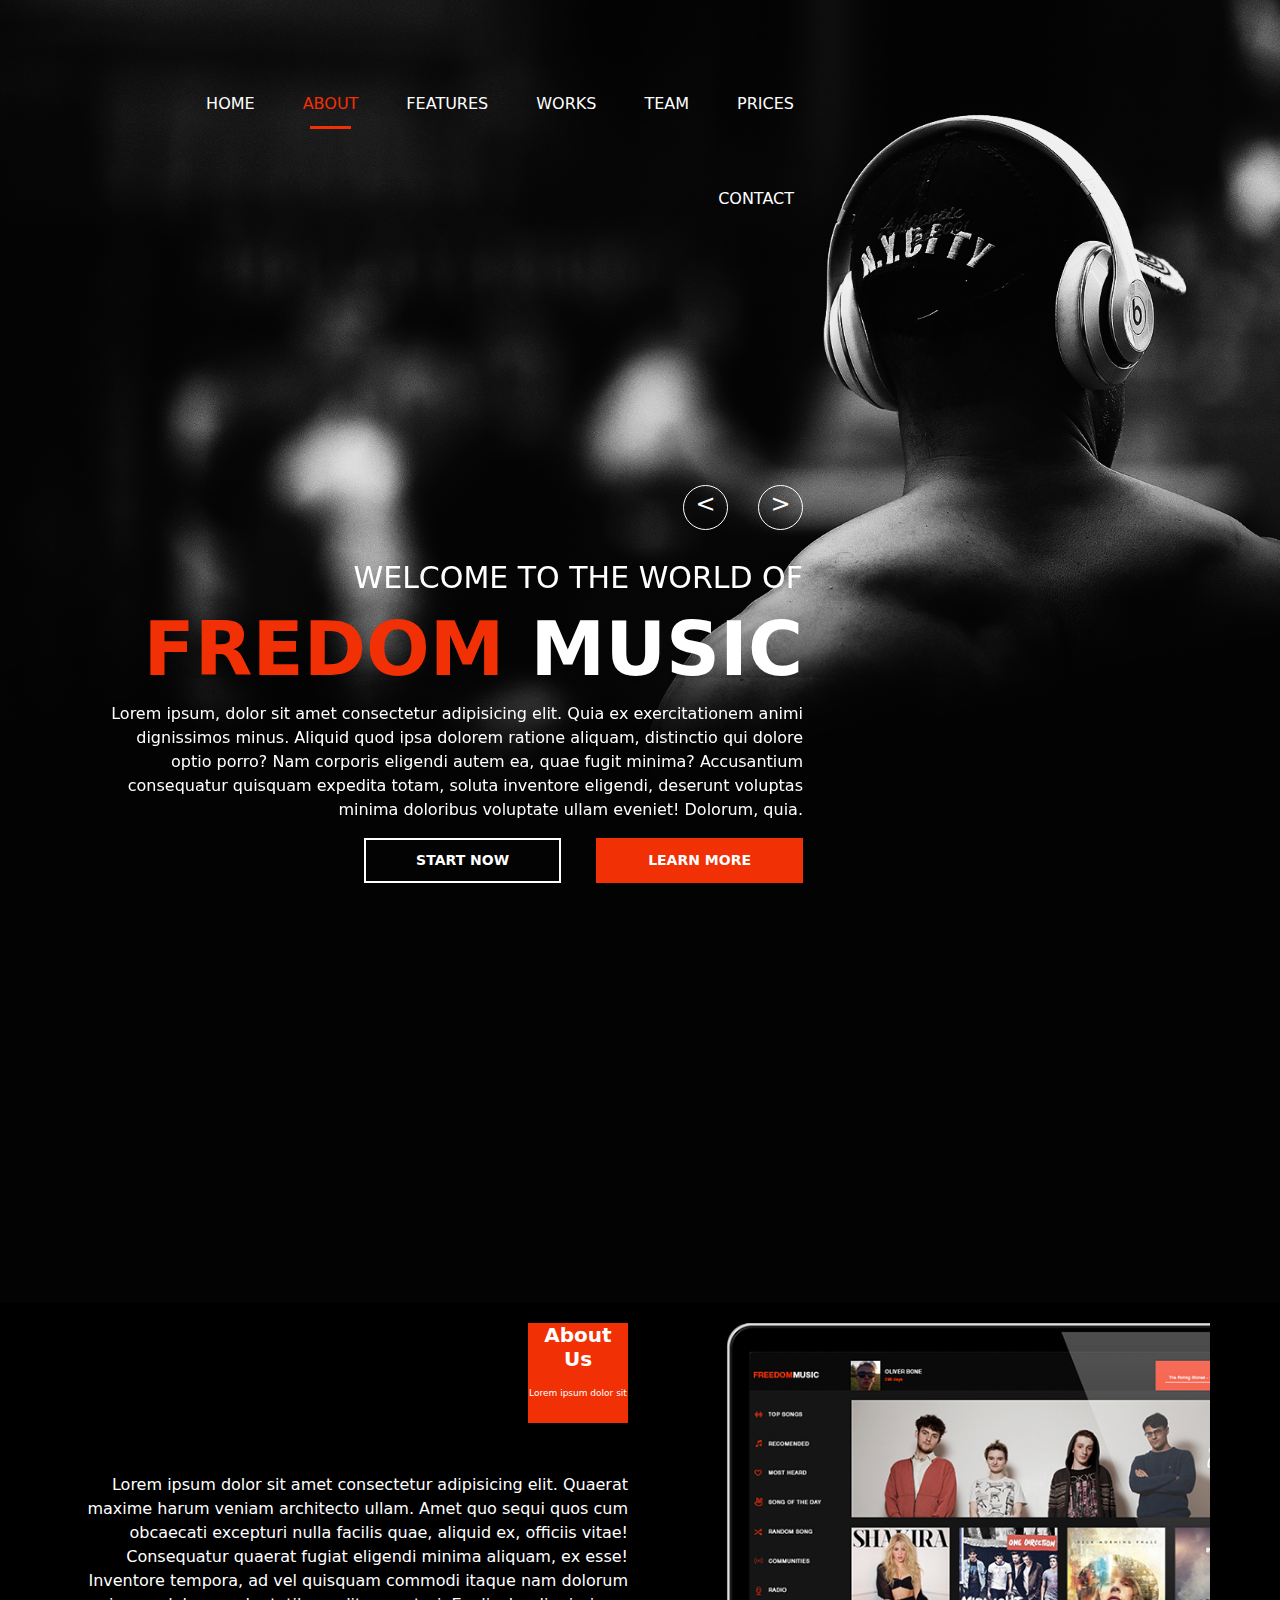
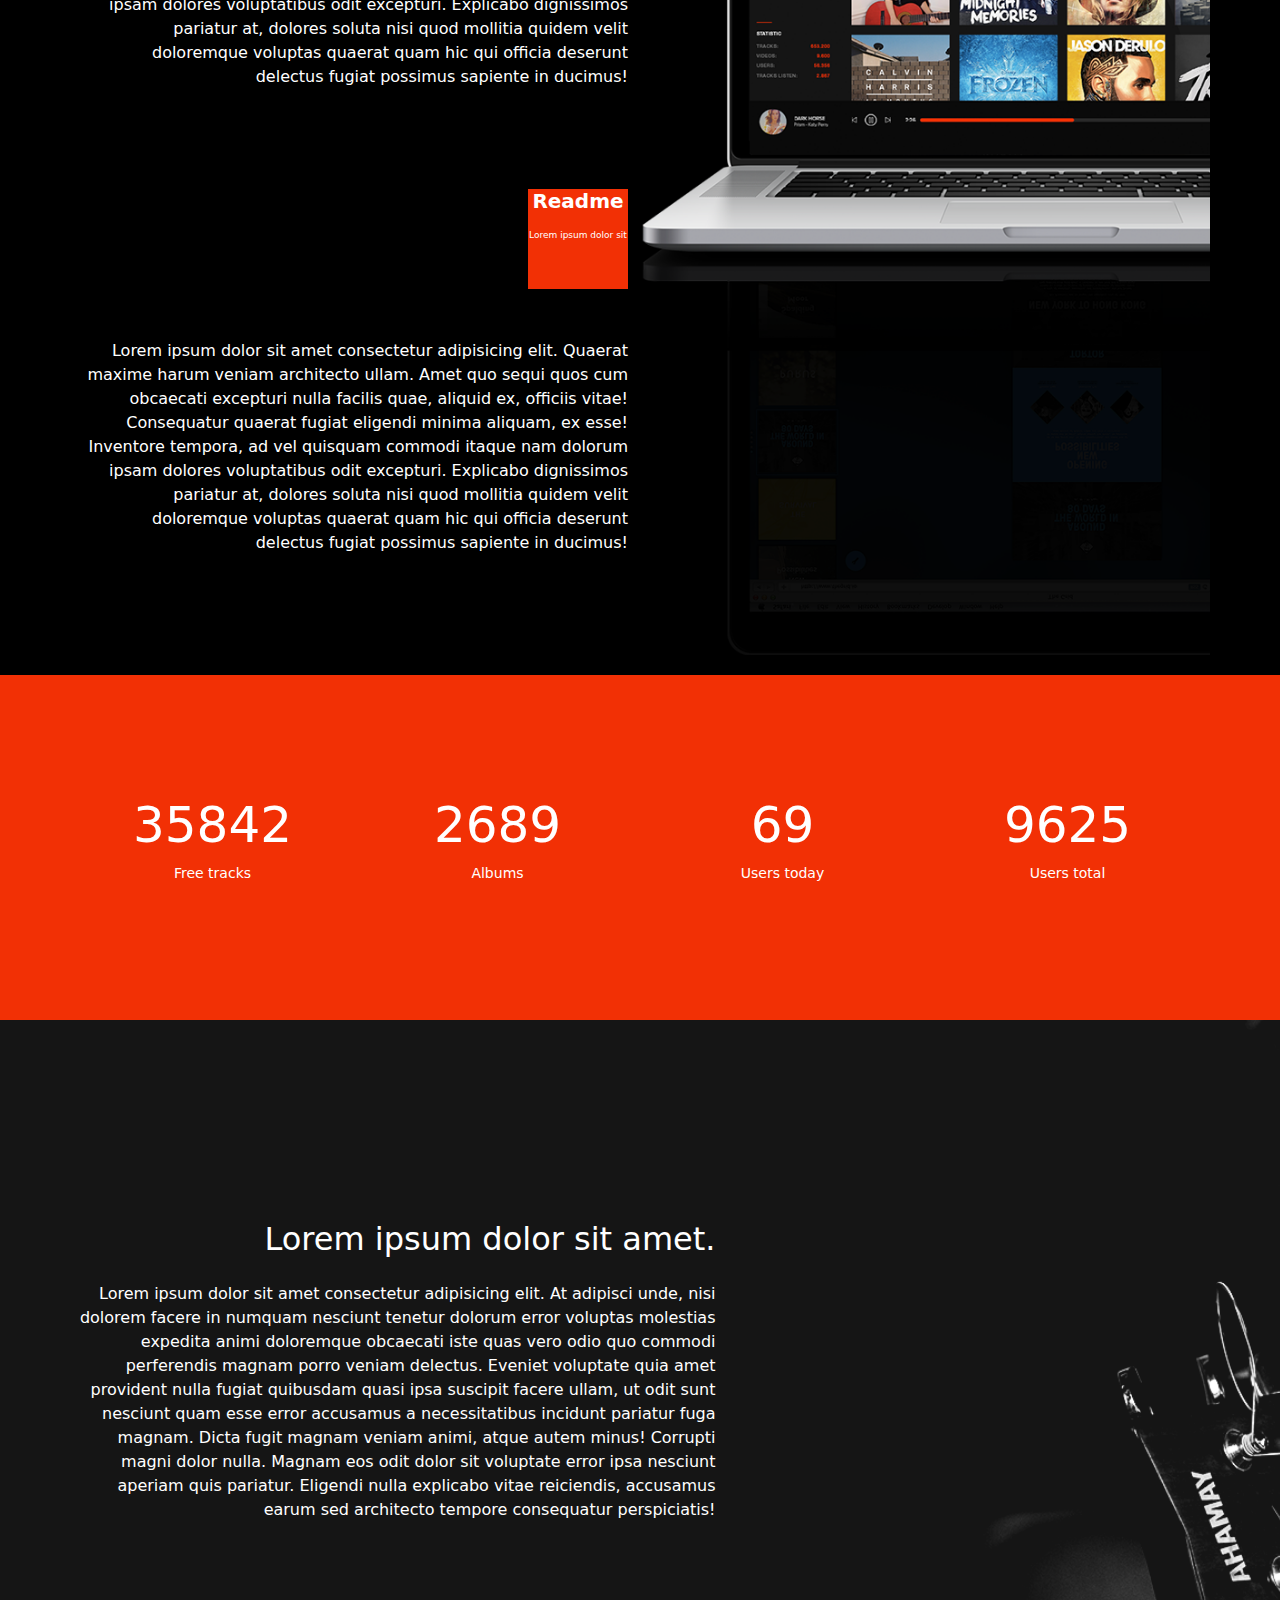
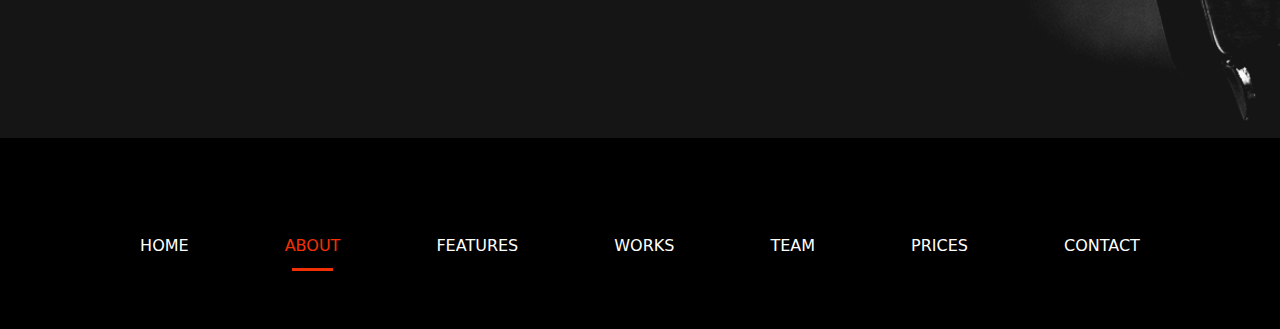
<file: index.html>
<!DOCTYPE html>
<html lang="en">
<head>
    <meta charset="UTF-8">
    <meta http-equiv="X-UA-Compatible" content="IE=edge">
    <meta name="viewport" content="width=device-width, initial-scale=1.0">
    <!-- <link rel="stylesheet" href="/font-awesome-4.7.0/css/font-awesome.min.css"> -->
    <link rel="stylesheet" href="css/fontello.css">
    <link rel="stylesheet" href="css/bootstrap.min.css">
    <link rel="stylesheet" href="css/style.css">
    <title>World Music</title>
</head>
<body>
    <header>
        <div class="container">
            <div class="row align-items-center">
                <div class="col-xl-8 col-lg-12">
                    <ul class="nav text-uppercase justify-content-end mt-5">
                        <li class="nav-item">
                          <a class="nav-link p-4" aria-current="page" href="#">Home</a>
                        </li>
                        <li class="nav-item">
                          <a class="nav-link active p-4" href="#">About</a>
                        </li>
                        <li class="nav-item">
                          <a class="nav-link p-4" href="#">Features</a>
                        </li>
                        <li class="nav-item">
                          <a class="nav-link p-4" href="#">Works</a>
                        </li>
                        <li class="nav-item">
                            <a class="nav-link p-4" href="#">Team</a>
                        </li>
                        <li class="nav-item">
                            <a class="nav-link p-4" href="#">Prices</a>
                        </li>
                        <li class="nav-item">
                            <a class="nav-link p-4" href="#">Contact</a>
                        </li>
                      </ul>
                </div>
                <a class="btn btn-primary menu-button d-sm-block d-lg-none" data-bs-toggle="offcanvas" href="#offcanvasExample" role="button" aria-controls="offcanvasExample">
                  <i class="icon-menu" aria-hidden="true"></i>
                </a>
                <div class="offcanvas offcanvas-start" tabindex="-1" id="offcanvasExample" aria-labelledby="offcanvasExampleLabel">
                  <div class="offcanvas-header">
                    <h4>Menu</h4>
                    <button type="button" class="btn-close btn-close-white" data-bs-dismiss="offcanvas" aria-label="Close"></button>
                  </div>
                  <div class="offcanvas-body">
                    <div class="list-group text-center align-items-center">
                      <a href="#" class="list-group-item list-group-item-action active">Home</a>
                      <a href="#" class="list-group-item list-group-item-action">About</a>
                      <a href="#" class="list-group-item list-group-item-action">Features</a>
                      <a href="#" class="list-group-item list-group-item-action">Works</a>
                      <a href="#" class="list-group-item list-group-item-action">Team</a>
                      <a href="#" class="list-group-item list-group-item-action">Prices</a>
                      <a href="#" class="list-group-item list-group-item-action">Contact</a>
                    </div>
                  </div>
                </div>
            </div>
            <div class="row">
              <div class="col-xl-8 col-lg-12">
                <div class="slider-button d-md-none d-xl-block d-lg-block d-md-none d-sm-none d-xs-none">
                  <a href="#" role="button" data-bs-target="#carouselExampleControls" data-bs-slide="next">></a>
                  <a href="#" role="button" data-bs-target="#carouselExampleControls" data-bs-slide="prev"><</a>
                </div>
              
                <div id="carouselExampleControls" class="carousel slide text-end" data-bs-ride="carousel" data-bs-touch="true">
                  <div class="carousel-inner">
                    <div class="carousel-item active">
                      <h2>Welcome to the world of</h2>
                      <h1><span>Fredom</span> music</h1>
                      <p>Lorem ipsum, dolor sit amet consectetur adipisicing elit. Quia ex exercitationem animi dignissimos minus. Aliquid quod ipsa dolorem ratione aliquam, distinctio qui dolore optio porro? Nam corporis eligendi autem ea, quae fugit minima? Accusantium consequatur quisquam expedita totam, soluta inventore eligendi, deserunt voluptas minima doloribus voluptate ullam eveniet! Dolorum, quia.</p>
                    </div>
                    <div class="carousel-item">
                      <h2>Welcome to the world of</h2>
                      <h1><span>Fredom</span> music</h1>
                      <p>Lorem ipsum, dolor sit amet consectetur adipisicing elit. Quia ex exercitationem animi dignissimos minus. Aliquid quod ipsa dolorem ratione aliquam, distinctio qui dolore optio porro? Nam corporis eligendi autem ea, quae fugit minima? Accusantium consequatur quisquam expedita totam, soluta inventore eligendi, deserunt voluptas minima doloribus voluptate ullam eveniet! Dolorum, quia.</p>
                    </div>
                  </div>
                </div>
                <div class="start-learn">
                  <a href="#footer" class="btn carousel-button learn-more btn-lg text-uppercase">Learn more</a>
                  <a href="#footer" class="btn carousel-button start btn-lg text-uppercase">Start now</a>
                </div>
              </div>
            </div>
        </div>
    </header>
    <section class="main-content">
      <div class="container">
        <div class="row">
          <div class="col-lg-6 col-sm-12 text-end">
            <div class="red-link text-center">
              <h3>About Us</h3>
              <p>Lorem ipsum dolor sit</p>
            </div>
            <p>Lorem ipsum dolor sit amet consectetur adipisicing elit. Quaerat maxime harum veniam architecto ullam. Amet quo sequi quos cum obcaecati excepturi nulla facilis quae, aliquid ex, officiis vitae! Consequatur quaerat fugiat eligendi minima aliquam, ex esse! Inventore tempora, ad vel quisquam commodi itaque nam dolorum ipsam dolores voluptatibus odit excepturi. Explicabo dignissimos pariatur at, dolores soluta nisi quod mollitia quidem velit doloremque voluptas quaerat quam hic qui officia deserunt delectus fugiat possimus sapiente in ducimus!</p>
            <div class="red-link text-center">
              <h3>Readme</h3>
              <p>Lorem ipsum dolor sit</p>
            </div>
            <p>Lorem ipsum dolor sit amet consectetur adipisicing elit. Quaerat maxime harum veniam architecto ullam. Amet quo sequi quos cum obcaecati excepturi nulla facilis quae, aliquid ex, officiis vitae! Consequatur quaerat fugiat eligendi minima aliquam, ex esse! Inventore tempora, ad vel quisquam commodi itaque nam dolorum ipsam dolores voluptatibus odit excepturi. Explicabo dignissimos pariatur at, dolores soluta nisi quod mollitia quidem velit doloremque voluptas quaerat quam hic qui officia deserunt delectus fugiat possimus sapiente in ducimus!</p>
          </div>
          <div class="col-lg-6 col-sm-12 laptop">
            <!-- <img src="files/Laptop-copy.png" class="img-fluid notebook" alt=""> -->
          </div>
        </div>
      </div>
    </section>
    <section class="statistics">
      <div class="container">
        <div class="row align-items-center">
            <div class="col-lg-3 col-md-6 col-sm-12 text-center info">
              <h1>35842</h1>
              <p>Free tracks</p>
            </div>
            <div class="col-lg-3 col-md-6 col-sm-12 text-center info">
              <h1>2689</h1>
              <p>Albums</p>
            </div>
            <div class="col-lg-3 col-md-6 col-sm-12 text-center info">
              <h1>69</h1>
              <p>Users today</p>
            </div>
            <div class="col-lg-3 col-md-6 col-sm-12 text-center info">
              <h1>9625</h1>
              <p>Users total</p>
            </div>
          </div>
        </div>
      </div>
    </section>
    <section class="addition">
      <div class="container">
        <div class="row">
          <div class="col-xl-7 col-md-12 text-end lorem">
            <h2 class="mb-4">Lorem ipsum dolor sit amet.</h2>
            <p>Lorem ipsum dolor sit amet consectetur adipisicing elit. At adipisci unde, nisi dolorem facere in numquam nesciunt tenetur dolorum error voluptas molestias expedita animi doloremque obcaecati iste quas vero odio quo commodi perferendis magnam porro veniam delectus. Eveniet voluptate quia amet provident nulla fugiat quibusdam quasi ipsa suscipit facere ullam, ut odit sunt nesciunt quam esse error accusamus a necessitatibus incidunt pariatur fuga magnam. Dicta fugit magnam veniam animi, atque autem minus! Corrupti magni dolor nulla. Magnam eos odit dolor sit voluptate error ipsa nesciunt aperiam quis pariatur. Eligendi nulla explicabo vitae reiciendis, accusamus earum sed architecto tempore consequatur perspiciatis!</p>
          </div>
        </div>
      </div>
    </section>
    <footer>
      <div class="container">
        <div class="row align-items-center">
            <div class="col-xl-12 col-md-12">
                <ul class="nav text-uppercase justify-content-center mt-5">
                    <li class="nav-item">
                      <a class="nav-link p-5" aria-current="page" href="#">Home</a>
                    </li>
                    <li class="nav-item">
                      <a class="nav-link active p-5" href="#">About</a>
                    </li>
                    <li class="nav-item">
                      <a class="nav-link p-5" href="#">Features</a>
                    </li>
                    <li class="nav-item">
                      <a class="nav-link p-5" href="#">Works</a>
                    </li>
                    <li class="nav-item">
                        <a class="nav-link p-5" href="#">Team</a>
                    </li>
                    <li class="nav-item">
                        <a class="nav-link p-5" href="#">Prices</a>
                    </li>
                    <li class="nav-item">
                        <a class="nav-link p-5" href="#">Contact</a>
                    </li>
                  </ul>
            </div>

        </div>
      </div>
    </footer>
    
    <script src="js/bootstrap.bundle.min.js"></script>
</body>
</html>
</file>
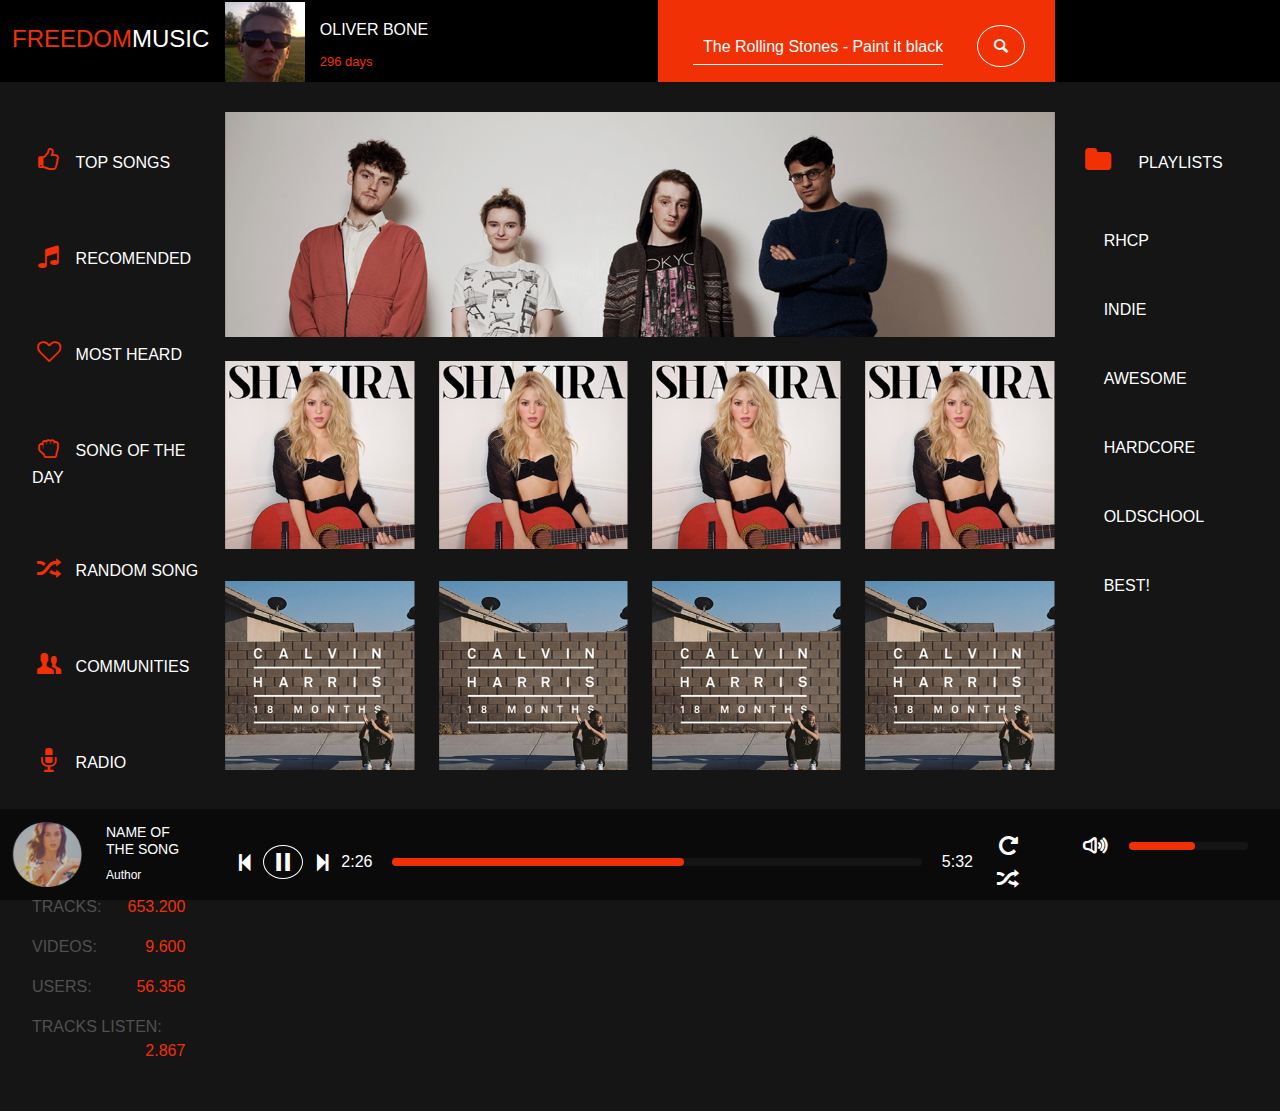
<file: player/index.html>
<!DOCTYPE html>
<html lang="en">
<head>
    <meta charset="UTF-8">
    <meta http-equiv="X-UA-Compatible" content="IE=edge">
    <meta name="viewport" content="width=device-width, initial-scale=1.0">
    <link rel="stylesheet" href="css/fontello.css">
    <link rel="stylesheet" href="css/bootstrap.min.css">
    <link rel="stylesheet" href="css/style.css">
    <title>Freedom Music</title>
</head>
<body>
    <header>
        <div class="container-fluid">
            <div class="row">
                <div class="col-xl-2 col-lg-4 col-sm-4 logo text-uppercase text-center">
                    <a href="#footer"><h4><span>Freedom</span>music</h4></a>
                </div>
                <div class="col-xl-8 col-lg-6 col-sm-8">
                    <div class="account">
                        <img src="files/profile_photo.png" alt="profile_photo" class="img-fluid">
                        <h6 class="d-inline-block">OLIVER BONE</h6>
                    </div>
                    <div class="search">
                        <input type="text" placeholder="The Rolling Stones - Paint it black">
                        <i class="icon-search"></i>
                    </div>
                </div>
            </div>
        </div>
    </header>
    <section class="main">
        <div class="container-fluid">
            <div class="row">
                <div class="col-xl-2 col-lg-2 col-md-2 ">
                    <nav class="left-menu">
                        <ul class="nav flex-column">
                            <li class="nav-item">
                                <a class="nav-link" href="#"><i class="icon-thumbs-up"></i>TOP SONGS</a>
                            </li>
                            <li class="nav-item">
                                <a class="nav-link" href="#"><i class="icon-music"></i>RECOMENDED</a>
                            </li>
                            <li class="nav-item">
                                <a class="nav-link" href="#"><i class="icon-heart-empty"></i>MOST HEARD</a>
                            </li>
                            <li class="nav-item">
                                <a class="nav-link" href="#"><i class="icon-hand-grab-o"></i>SONG OF THE DAY</a>
                            </li>
                            <li class="nav-item">
                                <a class="nav-link" href="#"><i class="icon-shuffle"></i>RANDOM SONG</a>
                            </li>
                            <li class="nav-item">
                                <a class="nav-link" href="#"><i class="icon-users"></i>COMMUNITIES</a>
                            </li>
                            <li class="nav-item">
                                <a class="nav-link" href="#"><i class="icon-mic"></i>RADIO</a>
                            </li>
                          </ul>
                    </nav>
                    <div class="line"></div>
                    <div class="statistics text-uppercase">
                        <h6>statistic</h6>
                        <ul class="list-group">
                            <li class="list-group-item">tracks: <span>653.200</span></li>
                            <li class="list-group-item">videos: <span>9.600</span></li>
                            <li class="list-group-item">users: <span>56.356</span></li>
                            <li class="list-group-item">tracks listen: <span>2.867</span></li>
                          </ul>
                    </div>
                </div>
                <div class="col-xl-8 col-lg-8 col-md-10 col-sm-12">
                    <div class="row">
                        <img src="files/big_banner.png" alt="big_banner" class="img-fluid mb-4">
                    </div>
                    <div class="row">
                        <div class="col-xl-3 col-md-6 col-sm-12 mb-md-3 mb-sm-3 text-center pb-3">
                            <img src="files/Image.png" alt="shakira" class="img-fluid row-img">
                            <div class="black-box">
                                <div class="name">
                                    <h5>Name of the song</h5>
                                    <p>Author</p>
                                </div>
                                <div class="play-btn" data-bs-toggle="modal" data-bs-target="#myModal">
                                    <div class="triangle"></div>
                                </div>
                                <div class="like">
                                    <i class="icon-heart-empty rating-icon"></i>
                                    <i class="icon-heart-empty rating-icon"></i>
                                    <i class="icon-heart-empty rating-icon"></i>
                                    <i class="icon-heart-empty rating-icon"></i>
                                    <i class="icon-heart-empty rating-icon"></i>
                                </div>
                            </div>
                        </div>
                        <div class="col-xl-3 col-md-6 col-sm-12 mb-md-3 mb-sm-3 text-center pb-3">
                            <img src="files/Image.png" alt="shakira" class="img-fluid row-img">
                            <div class="black-box">
                                <div class="name">
                                    <h5>Name of the song</h5>
                                    <p>Author</p>
                                </div>
                                <div class="play-btn" data-bs-toggle="modal" data-bs-target="#myModal">
                                    <div class="triangle"></div>
                                </div>
                                <div class="like">
                                    <i class="icon-heart-empty rating-icon"></i>
                                    <i class="icon-heart-empty rating-icon"></i>
                                    <i class="icon-heart-empty rating-icon"></i>
                                    <i class="icon-heart-empty rating-icon"></i>
                                    <i class="icon-heart-empty rating-icon"></i>
                                </div>
                            </div>
                        </div>
                        <div class="col-xl-3 col-md-6 col-sm-12 mb-md-3 mb-sm-3 text-center pb-3">
                            <img src="files/Image.png" alt="shakira" class="img-fluid row-img">
                            <div class="black-box">
                                <div class="name">
                                    <h5>Name of the song</h5>
                                    <p>Author</p>
                                </div>
                                <div class="play-btn" data-bs-toggle="modal" data-bs-target="#myModal">
                                    <div class="triangle"></div>
                                </div>
                                <div class="like">
                                    <i class="icon-heart-empty rating-icon"></i>
                                    <i class="icon-heart-empty rating-icon"></i>
                                    <i class="icon-heart-empty rating-icon"></i>
                                    <i class="icon-heart-empty rating-icon"></i>
                                    <i class="icon-heart-empty rating-icon"></i>
                                </div>
                            </div>
                        </div>
                        <div class="col-xl-3 col-md-6 col-sm-12 mb-md-3 mb-sm-3 text-center pb-3">
                            <img src="files/Image.png" alt="shakira" class="img-fluid row-img">
                            <div class="black-box">
                                <div class="name">
                                    <h5>Name of the song</h5>
                                    <p>Author</p>
                                </div>
                                <div class="play-btn" data-bs-toggle="modal" data-bs-target="#myModal">
                                    <div class="triangle"></div>
                                </div>
                                <div class="like">
                                    <i class="icon-heart-empty rating-icon"></i>
                                    <i class="icon-heart-empty rating-icon"></i>
                                    <i class="icon-heart-empty rating-icon"></i>
                                    <i class="icon-heart-empty rating-icon"></i>
                                    <i class="icon-heart-empty rating-icon"></i>
                                </div>
                            </div>
                        </div>
                    </div>
                    <div class="row">
                        <div class="col-xl-3 col-md-6 col-sm-12 mb-md-3 mb-sm-3 text-center pb-3">
                            <img src="files/Image2.png" alt="shakira" class="img-fluid row-img">
                            <div class="black-box">
                                <div class="name">
                                    <h5>Name of the song</h5>
                                    <p>Author</p>
                                </div>
                                <div class="play-btn" data-bs-toggle="modal" data-bs-target="#myModal">
                                    <div class="triangle"></div>
                                </div>
                                <div class="like">
                                    <i class="icon-heart-empty rating-icon"></i>
                                    <i class="icon-heart-empty rating-icon"></i>
                                    <i class="icon-heart-empty rating-icon"></i>
                                    <i class="icon-heart-empty rating-icon"></i>
                                    <i class="icon-heart-empty rating-icon"></i>
                                </div>
                            </div>
                        </div>
                        <div class="col-xl-3 col-md-6 col-sm-12 mb-md-3 mb-sm-3 text-center pb-3">
                            <img src="files/Image2.png" alt="shakira" class="img-fluid row-img">
                            <div class="black-box">
                                <div class="name">
                                    <h5>Name of the song</h5>
                                    <p>Author</p>
                                </div>
                                <div class="play-btn" data-bs-toggle="modal" data-bs-target="#myModal">
                                    <div class="triangle"></div>
                                </div>
                                <div class="like">
                                    <i class="icon-heart-empty rating-icon"></i>
                                    <i class="icon-heart-empty rating-icon"></i>
                                    <i class="icon-heart-empty rating-icon"></i>
                                    <i class="icon-heart-empty rating-icon"></i>
                                    <i class="icon-heart-empty rating-icon"></i>
                                </div>
                            </div>
                        </div>
                        <div class="col-xl-3 col-md-6 col-sm-12 mb-md-3 mb-sm-3 text-center pb-3">
                            <img src="files/Image2.png" alt="shakira" class="img-fluid row-img">
                            <div class="black-box">
                                <div class="name">
                                    <h5>Name of the song</h5>
                                    <p>Author</p>
                                </div>
                                <div class="play-btn" data-bs-toggle="modal" data-bs-target="#myModal">
                                    <div class="triangle"></div>
                                </div>
                                <div class="like">
                                    <i class="icon-heart-empty rating-icon"></i>
                                    <i class="icon-heart-empty rating-icon"></i>
                                    <i class="icon-heart-empty rating-icon"></i>
                                    <i class="icon-heart-empty rating-icon"></i>
                                    <i class="icon-heart-empty rating-icon"></i>
                                </div>
                            </div>
                        </div>
                        <div class="col-xl-3 col-md-6 col-sm-12 mb-md-3 mb-sm-3 text-center pb-3">
                            <img src="files/Image2.png" alt="shakira" class="img-fluid row-img">
                            <div class="black-box">
                                <div class="name">
                                    <h5>Name of the song</h5>
                                    <p>Author</p>
                                </div>
                                <div class="play-btn" data-bs-toggle="modal" data-bs-target="#myModal">
                                    <div class="triangle"></div>
                                </div>
                                <div class="like">
                                    <i class="icon-heart-empty rating-icon"></i>
                                    <i class="icon-heart-empty rating-icon"></i>
                                    <i class="icon-heart-empty rating-icon"></i>
                                    <i class="icon-heart-empty rating-icon"></i>
                                    <i class="icon-heart-empty rating-icon"></i>
                                </div>
                            </div>
                        </div>
                    </div>
                </div>
                <div class="col-xl-2 col-lg-2">
                    <h5 class="playlists-head"><i class="icon-folder"></i> <span>PLAYLISTS</span></h5>

                    <div class="accordion accordion-flush" id="accordionFlushExample">
                        <div class="accordion-item">
                          <h2 class="accordion-header" id="flush-headingOne">
                            <button class="accordion-button collapsed" type="button" data-bs-toggle="collapse" data-bs-target="#flush-collapseOne" aria-expanded="false" aria-controls="flush-collapseOne">
                              RHCP  
                            </button>
                          </h2>
                          <div id="flush-collapseOne" class="accordion-collapse collapse" aria-labelledby="flush-headingOne" data-bs-parent="#accordionFlushExample">
                            <div class="accordion-body">
                                <div class="list-group">
                                    <a href="#" class="list-group-item list-group-item-action">RHCP - Californication</a>
                                    <a href="#" class="list-group-item list-group-item-action">A second link item</a>
                                    <a href="#" class="list-group-item list-group-item-action">A third link item</a>
                                    <a href="#" class="list-group-item list-group-item-action">A fourth link item</a>
                                    <a href="#" class="list-group-item list-group-item-action">A disabled link item</a>
                                  </div>
                            </div>
                          </div>
                        </div>
                        <div class="accordion-item">
                          <h2 class="accordion-header" id="flush-headingTwo">
                            <button class="accordion-button collapsed" type="button" data-bs-toggle="collapse" data-bs-target="#flush-collapseTwo" aria-expanded="false" aria-controls="flush-collapseTwo">
                              INDIE
                            </button>
                          </h2>
                          <div id="flush-collapseTwo" class="accordion-collapse collapse" aria-labelledby="flush-headingTwo" data-bs-parent="#accordionFlushExample">
                            <div class="accordion-body">
                                <a href="#" class="list-group-item list-group-item-action">RHCP - Californication</a>
                                <a href="#" class="list-group-item list-group-item-action">A second link item</a>
                                <a href="#" class="list-group-item list-group-item-action">A third link item</a>
                                <a href="#" class="list-group-item list-group-item-action">A fourth link item</a>
                                <a href="#" class="list-group-item list-group-item-action">A disabled link item</a>
                            </div>
                          </div>
                        </div>
                        <div class="accordion-item">
                          <h2 class="accordion-header" id="flush-headingThree">
                            <button class="accordion-button collapsed" type="button" data-bs-toggle="collapse" data-bs-target="#flush-collapseThree" aria-expanded="false" aria-controls="flush-collapseThree">
                              AWESOME
                            </button>
                          </h2>
                          <div id="flush-collapseThree" class="accordion-collapse collapse" aria-labelledby="flush-headingThree" data-bs-parent="#accordionFlushExample">
                            <div class="accordion-body">
                                <a href="#" class="list-group-item list-group-item-action">RHCP - Californication</a>
                                <a href="#" class="list-group-item list-group-item-action">A second link item</a>
                                <a href="#" class="list-group-item list-group-item-action">A third link item</a>
                                <a href="#" class="list-group-item list-group-item-action">A fourth link item</a>
                                <a href="#" class="list-group-item list-group-item-action">A disabled link item</a>
                            </div>
                          </div>
                        </div>
                        <div class="accordion-item">
                            <h2 class="accordion-header" id="flush-headingFour">
                              <button class="accordion-button collapsed" type="button" data-bs-toggle="collapse" data-bs-target="#flush-collapseFour" aria-expanded="false" aria-controls="flush-collapseFour">
                                HARDCORE
                              </button>
                            </h2>
                            <div id="flush-collapseFour" class="accordion-collapse collapse" aria-labelledby="flush-headingFour" data-bs-parent="#accordionFlushExample">
                              <div class="accordion-body">
                                <a href="#" class="list-group-item list-group-item-action">RHCP - Californication</a>
                                <a href="#" class="list-group-item list-group-item-action">A second link item</a>
                                <a href="#" class="list-group-item list-group-item-action">A third link item</a>
                                <a href="#" class="list-group-item list-group-item-action">A fourth link item</a>
                                <a href="#" class="list-group-item list-group-item-action">A disabled link item</a>
                              </div>
                            </div>
                        </div>
                        <div class="accordion-item">
                            <h2 class="accordion-header" id="flush-headingFive">
                              <button class="accordion-button collapsed" type="button" data-bs-toggle="collapse" data-bs-target="#flush-collapseFive" aria-expanded="false" aria-controls="flush-collapseFive">
                                OLDSCHOOL
                              </button>
                            </h2>
                            <div id="flush-collapseFive" class="accordion-collapse collapse" aria-labelledby="flush-headingFive" data-bs-parent="#accordionFlushExample">
                              <div class="accordion-body">
                                <a href="#" class="list-group-item list-group-item-action">RHCP - Californication</a>
                                <a href="#" class="list-group-item list-group-item-action">A second link item</a>
                                <a href="#" class="list-group-item list-group-item-action">A third link item</a>
                                <a href="#" class="list-group-item list-group-item-action">A fourth link item</a>
                                <a href="#" class="list-group-item list-group-item-action">A disabled link item</a>
                              </div>
                            </div>
                        </div>
                        <div class="accordion-item">
                            <h2 class="accordion-header" id="flush-headingSix">
                              <button class="accordion-button collapsed" type="button" data-bs-toggle="collapse" data-bs-target="#flush-collapseSix" aria-expanded="false" aria-controls="flush-collapseSix">
                                BEST!
                              </button>
                            </h2>
                            <div id="flush-collapseSix" class="accordion-collapse collapse" aria-labelledby="flush-headingSix" data-bs-parent="#accordionFlushExample">
                              <div class="accordion-body">
                                <a href="#" class="list-group-item list-group-item-action">RHCP - Californication</a>
                                <a href="#" class="list-group-item list-group-item-action">A second link item</a>
                                <a href="#" class="list-group-item list-group-item-action">A third link item</a>
                                <a href="#" class="list-group-item list-group-item-action">A fourth link item</a>
                                <a href="#" class="list-group-item list-group-item-action">A disabled link item</a>
                              </div>
                            </div>
                        </div>
                    </div>
                </div>
            </div>
        </div>
    </section>
    <section class="player">
        <div class="container-fluid">
            <div class="row">
                <div class="col-xl-2 col-lg-2 col-md-2 col-sm-2 d-flex justify-content-center align-items-center">
                    <img src="files/Track.png" alt="logo" class="img-fluid me-4">
                    <div class="current-track-name">
                        <h6 class="text-uppercase">Name of the song</h6>
                        <p>Author</p>
                    </div>
                </div>
                <div class="col-xl-8 col-lg-8 col-md-8 col-sm-8">
                    <div class="duration">
                        <a href="#"><i class="icon-to-start"></i></a>
                        <a href="#"><i class="icon-pause"></i></a>
                        <a href="#"><i class="icon-to-end"></i></a>
                        <div class="pre-timer">
                            <h6>2:26</h6>
                        </div>
                        <div class="duration-line">
                            <div class="current-duration"></div>
                        </div>
                        <div class="post-timer">
                            <h6>5:32</h6>
                        </div>
                        <div class="mode">
                            <i class="icon-cw"></i>
                            <i class="icon-shuffle"></i>
                        </div>
                    </div>
                </div>
                <div class="col-xl-2 col-lg-2 col-md-2 col-sm-2">
                    <div class="volume">
                        <a href="#"><i class="icon-volume-high"></i></a>
                        <div class="duration-line">
                            <div class="current-duration"></div>
                        </div>
                    </div>
                </div>
            </div>
        </div>
    </section>

    <script src="js/bootstrap.bundle.min.js"></script>
    <footer id="footer"></footer>
</body>
</html>
</file>
<file: css/fontello.css>
@font-face {
  font-family: 'fontello';
  src: url('../font/fontello.eot?80941385');
  src: url('../font/fontello.eot?80941385#iefix') format('embedded-opentype'),
       url('../font/fontello.woff2?80941385') format('woff2'),
       url('../font/fontello.woff?80941385') format('woff'),
       url('../font/fontello.ttf?80941385') format('truetype'),
       url('../font/fontello.svg?80941385#fontello') format('svg');
  font-weight: normal;
  font-style: normal;
}
/* Chrome hack: SVG is rendered more smooth in Windozze. 100% magic, uncomment if you need it. */
/* Note, that will break hinting! In other OS-es font will be not as sharp as it could be */
/*
@media screen and (-webkit-min-device-pixel-ratio:0) {
  @font-face {
    font-family: 'fontello';
    src: url('../font/fontello.svg?80941385#fontello') format('svg');
  }
}
*/
[class^="icon-"]:before, [class*=" icon-"]:before {
  font-family: "fontello";
  font-style: normal;
  font-weight: normal;
  speak: never;

  display: inline-block;
  text-decoration: inherit;
  width: 1em;
  margin-right: .2em;
  text-align: center;
  /* opacity: .8; */

  /* For safety - reset parent styles, that can break glyph codes*/
  font-variant: normal;
  text-transform: none;

  /* fix buttons height, for twitter bootstrap */
  line-height: 1em;

  /* Animation center compensation - margins should be symmetric */
  /* remove if not needed */
  margin-left: .2em;

  /* you can be more comfortable with increased icons size */
  /* font-size: 120%; */

  /* Font smoothing. That was taken from TWBS */
  -webkit-font-smoothing: antialiased;
  -moz-osx-font-smoothing: grayscale;

  /* Uncomment for 3D effect */
  /* text-shadow: 1px 1px 1px rgba(127, 127, 127, 0.3); */
}

.icon-dollar:before { content: '\e800'; } /* '' */
.icon-menu:before { content: '\f008'; } /* '' */
</file>
<file: css/style.css>
html, body{
    background-color: black;
    color: #fff;
}
:root {
    --color1: #f23005;
    --color2: #fff;
    --color3: #343434;
}
header, section{
    padding: 20px 0 20px 0;
}

/* header */
header{
    
    background-image: url(../files/group.png);
    background-size: cover;
    background-repeat: no-repeat;
}

.nav-link.active{
    color: var(--color1);
}
.nav-link.active::after{
    content: "";
    display: block;
    width: 75%;
    background-color: #f23005;
    height: 3px;
    margin: 10px auto;
}
.nav-link{
    color: var(--color2);
}
.nav-link:hover{
    color: var(--color1);
}
.nav-link:focus{
    color: var(--color1)
}
.line{
    width: 70%;
    height: 3px;
    background-color: var(--color1);
    margin: 5px auto 30px;
}
.list-group{
    margin-left: 5px;
    width: 100%;
}
.list-group .active{
    background-color: var(--color1);
    outline: none;
    border: none;
}
.list-group a{
    background-color: black;
    color: var(--color2);
}
/* carusel */
.carousel{
    margin: 0 15px;
}
.carousel h1{
    text-transform: uppercase;
    font-size: 75px;
    font-weight: bold;
}
.carousel h2{
    text-transform: uppercase;
    font-weight: lighter;
    font-size: 30px;
}
.carousel span{
    color: var(--color1);
}
.slider-button a{
    width: 45px;
    height: 45px;
    float: right;
    display: flex;
    justify-content: center;
    border-radius: 50%;
    border: 1px solid var(--color2);
    color: var(--color2);
    text-decoration: none;
    font-size: 24px;
    margin: 250px 15px 30px;
}
.slider-button::after{
    content: "";
    display: block;
    width: 100%;
    clear: both;
}
.carousel-button{
    color: var(--color2);
    border: 2px solid var(--color2);
    padding: 10px 50px;
    font-size: 14px;
    font-weight: bold;
    border-radius: 0;
    float: right;
    margin-right: 15px;
    margin-bottom: 400px;
}
.learn-more{
    background-color: var(--color1);
    border: 2px solid var(--color1);
    margin-left: 20px;
}
.start:hover{
    background-color: #fff;
    color: #343434;
}

/* ofcanvas */

.offcanvas-start{
    background-color: black;
}
.menu-button{
    background-color: var(--color1);
    display: none;
    border: none;
}
.btn-primary:hover{
    background-color: var(--color1);
}
.btn-check:focus+.btn-primary, .btn-primary:focus{
    border: none;
}
.menu-button:focus{
    background-color:var(--color1);
}



/* main-content */
.red-link{
    background-color: var(--color1);
    width: 100px;
    height: 100px;
    float: right;
    margin-bottom: 50px;
}
.red-link p{
    font-size: 9px;
}
.red-link h3{
    font-size: 20px;
    font-weight: bold;
}
.main-content p{
    display: inline-block;
    margin-bottom: 100px;
}
.notebook{
    max-width: 500px;
}

.laptop{
    background-image: url(../files/Laptop-copy.png);
    background-repeat: no-repeat;
    background-size: cover;
}

/* statistics */

.statistics{
    background-color: var(--color1);
}
.info{
    margin: 100px 0;
}
.info h1{
    font-size: 50px;
}
.info p{
    font-size: 14px;
}
/* addition */
.addition{
    background-image: url(../files/lorem_img.png);
    background-size: cover;
    background-repeat: no-repeat;
    padding: 200px 15px 200px 0;
}


@media screen and (max-width: 993px){
    .menu-button{
        display: block;
    }
    .nav{
        display: none;
    }
    .slider-button{
        display: none;
    }
    header{
        background-color: #151515;
        background-image: none;
    }
    .carousel-button{
        min-width: 200px;
        margin-bottom: 0;
        margin-right: 0;
    }
    .carousel{
        margin: 100px 0 100px;
    }
}
@media  screen and (max-width: 576px) {
    footer{
        display: none;
    }
    .container{
        padding-right: 20px;
    }
    .carousel-button{
        display: block;
        margin-bottom: 20px;
        
    }
}
</file>
<file: player/css/fontello.css>
@font-face {
  font-family: 'fontello';
  src: url('../font/fontello.eot?239759');
  src: url('../font/fontello.eot?239759#iefix') format('embedded-opentype'),
       url('../font/fontello.woff2?239759') format('woff2'),
       url('../font/fontello.woff?239759') format('woff'),
       url('../font/fontello.ttf?239759') format('truetype'),
       url('../font/fontello.svg?239759#fontello') format('svg');
  font-weight: normal;
  font-style: normal;
}
/* Chrome hack: SVG is rendered more smooth in Windozze. 100% magic, uncomment if you need it. */
/* Note, that will break hinting! In other OS-es font will be not as sharp as it could be */
/*
@media screen and (-webkit-min-device-pixel-ratio:0) {
  @font-face {
    font-family: 'fontello';
    src: url('../font/fontello.svg?239759#fontello') format('svg');
  }
}
*/
[class^="icon-"]:before, [class*=" icon-"]:before {
  font-family: "fontello";
  font-style: normal;
  font-weight: normal;
  speak: never;

  display: inline-block;
  text-decoration: inherit;
  width: 1em;
  margin-right: .2em;
  text-align: center;
  /* opacity: .8; */

  /* For safety - reset parent styles, that can break glyph codes*/
  font-variant: normal;
  text-transform: none;

  /* fix buttons height, for twitter bootstrap */
  line-height: 1em;

  /* Animation center compensation - margins should be symmetric */
  /* remove if not needed */
  margin-left: .2em;

  /* you can be more comfortable with increased icons size */
  /* font-size: 120%; */

  /* Font smoothing. That was taken from TWBS */
  -webkit-font-smoothing: antialiased;
  -moz-osx-font-smoothing: grayscale;

  /* Uncomment for 3D effect */
  /* text-shadow: 1px 1px 1px rgba(127, 127, 127, 0.3); */
}

.icon-music:before { content: '\e800'; } /* '' */
.icon-heart-empty:before { content: '\e801'; } /* '' */
.icon-shuffle:before { content: '\e802'; } /* '' */
.icon-mic:before { content: '\e803'; } /* '' */
.icon-thumbs-up:before { content: '\e804'; } /* '' */
.icon-users:before { content: '\e805'; } /* '' */
.icon-volume-high:before { content: '\e806'; } /* '' */
.icon-to-start:before { content: '\e807'; } /* '' */
.icon-to-end:before { content: '\e808'; } /* '' */
.icon-pause:before { content: '\e809'; } /* '' */
.icon-search:before { content: '\e80a'; } /* '' */
.icon-folder:before { content: '\e80b'; } /* '' */
.icon-cw:before { content: '\e80c'; } /* '' */
.icon-hand-grab-o:before { content: '\f255'; } /* '' */
.icon-chart-bar:before { content: '\f526'; } /* '' */
</file>
<file: player/css/style.css>
html, body{
    background-color: #000;
    color: #fff;
    font-family: Helvetica, sans-serif;
}
a{
    color: var(--bs-white);
}
:root {
    --color1: #f23005;
    --color2: #fff;
    --color3: #151515;
    --color4: #0a0a0a;
}
.main{
    background-color: var(--color3);
}
/* header */

.logo a{
    color: var(--color2);
    text-decoration: none;
}
.logo h4{
    margin: 25px auto;
}
.logo span{
    color: var(--color1);
}
.account{
    float: left;
}
.account h6{
    font-weight: lighter;
    position: relative;
    top: 20px;
    margin-left: 10px;
}
.account h6::after{
    content: "296 days";
    color: var(--color1);
    display: block;
    font-size: 13px;
    margin-top: 15px;
}
.account img{
    width: 80px;
    height: 80px;
}
.search{
    height: 100%;
    background-color: var(--color1);
    float: right;
}
.search input{
    border: none;
    border-bottom: 1px solid var(--color2);
    background-color: var(--color1);
    color: var(--color2);
    padding: 0 0 5px 10px;
    outline: none;
    margin: 35px 0 0 35px;
    font-size: 14   px;
    min-width: 250px;
}
.search input::placeholder{
    color: var(--color2);
}
.search i{
    border-radius: 50%;
    border: 1px solid var(--color2);
    padding: 10px;
    margin: 30px;
    font-size: 18px;
    font-weight: lighter;
    cursor: pointer;
    transition: 0.3s;
}
.search i:hover{
    background-color: #b83012;
}

/* main */
.main{
    padding-top: 30px;
}


/* main-left */

/* nav */
.nav-link{
    color: var(--color2);
    font-size: 16px;
    padding: 30px 0 30px 20px;
    transition: 0.3s;
}
.nav-link i{
    color: var(--color1);
    margin-right: 10px;
    font-size: 24px;
}
.nav-link:hover{
    color: var(--color1);
    background-color: #201f1f;
}

/* line */
.line{
    background-color: var(--color1);
    width: 15%;
    height: 2px;
    margin: 20px 0 20px 20px;
}

/* statistics */
.statistics h6{
    margin-left: 20px;
    font-size: 14px;
    margin-bottom: 20px;
}

.statistics .list-group{
    margin-left: 20px;
    font-size: 14   px;
    margin-bottom: 40px;
}
.statistics .list-group li{
    background-color: var(--color3);
    padding-left: 0;
    color: #505050;
    border: none;
}
.statistics span{
    color: var(--color1);
    float: right;
}

/* main-center */
.main .black-box{
    width: 100%;
    height: 100%;
    position: relative;
    top: -100%;
    margin: 0 auto;
    transition: 0.2s;
    cursor: pointer;
    max-width: 301px;
}

.black-box:hover{
    background-color: rgb(0, 0, 0, 0.8);
}

.name, .like{
    visibility: hidden;
    position: absolute;
    transition: 0.1s;
}
.name{
    top: 30px;
    left: 30px;
    text-align: left;
}
.like{
    bottom: 30px;
    left: 30px;
}

.play-btn {
    border: 2px solid var(--bs-white);
    width: 70px;
    height: 70px;
    border-radius: 50%;
    position: absolute;
    left: 40%;
    top: 25%;
    justify-content: center;
    align-items: center;
    cursor: pointer;
    margin: 30px auto;
    transition: all 0.5s ease;
    display: none;
}
.triangle {
    width: 0;
    height: 0;
    border-style: solid;
    border-width: 10px 0 12px 20px;
    border-color: transparent transparent transparent var(--bs-white);
    margin-right: -3px;
}

.black-box:hover .like{
    visibility: visible;
}
.black-box:hover .name{
    visibility: visible;
}
.black-box:hover .play-btn{
    display: flex;
}


/* marin-right */
.playlists-head{
    margin: 30px 0;
}
.playlists-head i{
    color: var(--color1);
    font-size: 28px;
    position: relative;
    top: 2px;
}
.accordion-item{
    background-color: var(--color3);
    border: none;
}
.playlists-head span{
    margin-left: 15px;
    font-weight: normal;
    font-size: 16px;
}

.accordion-button{
    padding: 25px;
    font-size: 16px;
}
.accordion-flush .accordion-item .accordion-button{
    background-color: var(--color3);
    color: var(--bs-white);
}
.accordion-button:hover{
    background-color: #201f1f;
}
.accordion-button::after{
    display: none;
}
.accordion-body{
    background-color: var(--color3);
}
.accordion-button:not(.collapsed), .accordion-button:focus{
    box-shadow: none;
}
.list-group-item-action:focus, .list-group-item-action:hover{
    background-color: var(--color3);
    color: var(--color1);
}
.accordion .list-group-item{
    background-color: var(--color3);
    color: grey;
    transition: 0.2s;
    font-size: 14px;
    border: none;
    border-left: 2px solid var(--color1);
}
.accordion .list-group-item:hover{
    margin-left: 10px;
    color: var(--color1);
}


/* player */
.player{
    position: fixed;
    bottom: 0;
    left: 0;
    background-color: var(--color4);
    width: 100%;
}
.player img{
    /* float: left;
    margin: 25px 0 20px 25px; */
    max-width: 70px;
    max-height: 70px;
}
.player .current-track-name{
    /* float: left;
    margin-left: 30px;
    margin-top: 35px; */
    height: auto;
    padding-top: 15px;
}
.current-track-name h6{
    font-size: 14px;
}
.current-track-name p{
    font-size: 12px;
}

/* .start-stop{
    display: flex;
    margin: 45px 0;

     float: left;
    justify-content: center;
    align-items: center;
    margin-top: 20px;
} */
.icon-pause, .icon-to-end, .icon-to-start{
    font-size: 20px;
    padding: 5px;
    color: var(--bs-white);
}
.icon-pause{
    border: 1px solid var(--bs-white);
    border-radius: 50%;
}

 .duration{
    width: 100%;
    padding-top: 20px;
    display: flex;
    justify-content: space-between;
    align-items: center;
}
.pre-timer, .post-timer{
    width: auto;
    float: left;
    position: relative;
    top: 3px;
}
.duration-line{
    width: 70%;
    background-color: var(--color3);
    height: 8px;
    border-radius: 25px;
    float: left;
    margin: 0 20px;
}
    
.current-duration{
    width: 55%;
    height: 8px;
    border-radius: 25px;
    background-color: var(--color1);
}

.mode{
    float: left;
    font-size: 22px;
    padding-left: 20px;
    font-weight: lighter;
}
.volume{
    width: 100%;
    padding-top: 20px;
    display: flex;
    justify-content: center;
    align-items: center;
    font-size: 22px;
}












@media screen and (max-width: 1200px) {
    .search input{
        display: none;
    }
    .search i{
        display: block;
        margin: 20px  20px;
    }
    .search{
        margin-right: -12px;
    }
    .song-logo img{
        display: none;
    }
    .icon-to-start, .icon-to-end{
        display: none;
    }
}
</file>
